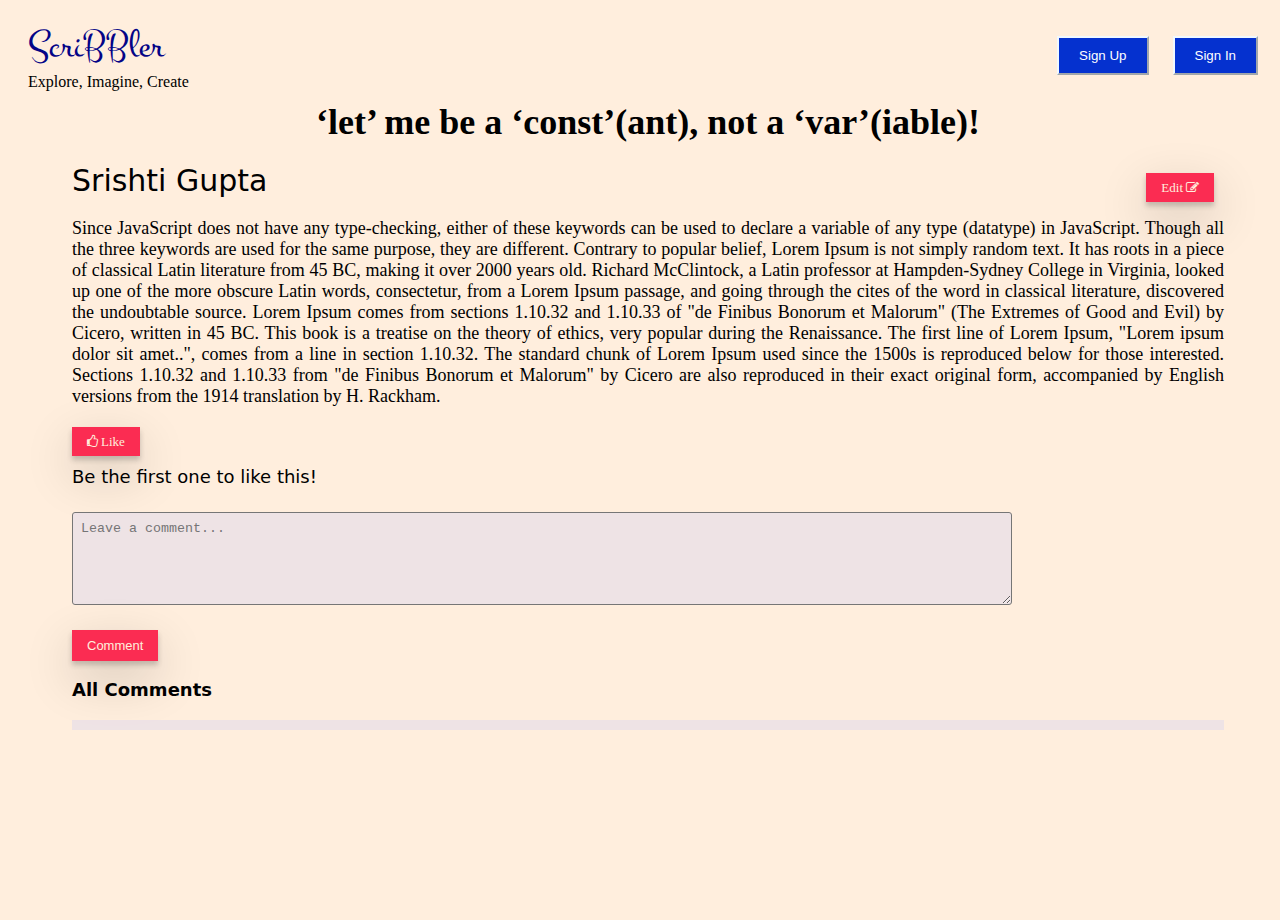
<file: html/post.html>
<!DOCTYPE html>
<html lang="en">
<head>
    <meta charset="UTF-8">
    <meta name="viewport" content="width=device-width, initial-scale=1.0">
    <link href="https://fonts.googleapis.com/css?family=Montez&display=swap" rel="stylesheet">
    <link rel="preconnect" href="https://fonts.gstatic.com" crossorigin>
    <link href="https://fonts.googleapis.com/css2?family=Roboto:ital,wght@0,100;0,300;0,400;0,500;0,700;0,900;1,100;1,300;1,400;1,500;1,700;1,900&display=swap" rel="stylesheet">
    <link href="../styles/common.css" rel="stylesheet">
    <link href="../styles/post.css" rel="stylesheet">
    <link href="https://fonts.googleapis.com/icon?family=Material+Icons" rel="stylesheet">
    <link rel="stylesheet" href="https://cdnjs.cloudflare.com/ajax/libs/font-awesome/4.7.0/css/font-awesome.min.css">
    <link rel="stylesheet" href="https://cdnjs.cloudflare.com/ajax/libs/font-awesome/4.7.0/css/font-awesome.min.css">
    <link rel="stylesheet" href="https://cdnjs.cloudflare.com/ajax/libs/font-awesome/4.7.0/css/font-awesome.min.css">
    
</head>
<body>
    <!-- Header -->
    <nav>
        <div class="model-1">
            <a id="heading" href="../index.html" style="text-decoration:none" >ScriBBler</a>
            <p id="sub-heading" >Explore, Imagine, Create</p>
        </div>
        <div class="model-2">
            <button id="sign-up-btn" class="sign-up-btn" onclick="openPop()">Sign Up</button>
            <button id="sign-in-btn" class="sign-in-btn">Sign In</button>
        </div>
    </nav>

    <div class="container" >
        <!-- title -->
        <div id="editable-cont" class="editable">
            <div id="edit-title" class="title">
                <p>‘let’ me be a ‘const’(ant), not a ‘var’(iable)!</p>
            </div>
            <div class="authorName" contenteditable="false">
                <p>Srishti Gupta</p>
                <span>
                    <!-- edit button -->
                    <button id="editBtn" class="fa">Edit &#xf044;</button>
                </span>
            </div>
            <div id="editable-para" class="postContent" >
                <p>Since JavaScript does not have any type-checking, either of these keywords can be used to declare a variable of any type (datatype) in JavaScript. Though all the three keywords are used for the same purpose, they are different.
                    Contrary to popular belief, Lorem Ipsum is not simply random text. It has roots in a piece of classical Latin literature from 45 BC, making it over 2000 years old. Richard McClintock, a Latin professor at Hampden-Sydney College in Virginia, looked up one of the more obscure Latin words, consectetur, from a Lorem Ipsum passage, and going through the cites of the word in classical literature, discovered the undoubtable source. Lorem Ipsum comes from sections 1.10.32 and 1.10.33 of "de Finibus Bonorum et Malorum" (The Extremes of Good and Evil) by Cicero, written in 45 BC. This book is a treatise on the theory of ethics, very popular during the Renaissance. The first line of Lorem Ipsum, "Lorem ipsum dolor sit amet..", comes from a line in section 1.10.32.
                    The standard chunk of Lorem Ipsum used since the 1500s is reproduced below for those interested. Sections 1.10.32 and 1.10.33 from "de Finibus Bonorum et Malorum" by Cicero are also reproduced in their exact original form, accompanied by English versions from the 1914 translation by H. Rackham.
                </p>
            </div>
        </div>

        <div class="likebtn">
            <i id="LikeBtn" class="fa like-btn" >&#xf087; Like</i>
            <p id="likeText" class="like-text">Be the first one to like this!</p>
        </div>
        <div class="comment-box">
            <textarea name="comment" id="cmt"  rows="5" placeholder="Leave a comment..."></textarea>
        </div>
        <span>
            <button id="comment-btn" class="comment-btn">Comment</button>
        </span>
        <div class="comments">
            <p class="text-msg">All Comments</p>
            <div id="allComments" class="all-comments">
                <!-- <p>Great post!</p>
                <p>Great post!</p>
                <p>Great post!</p> -->
            </div>
        </div>
        
        <script src="../scripts/post.js"></script>
    
        
    </div>
</body>
</html>
</file>
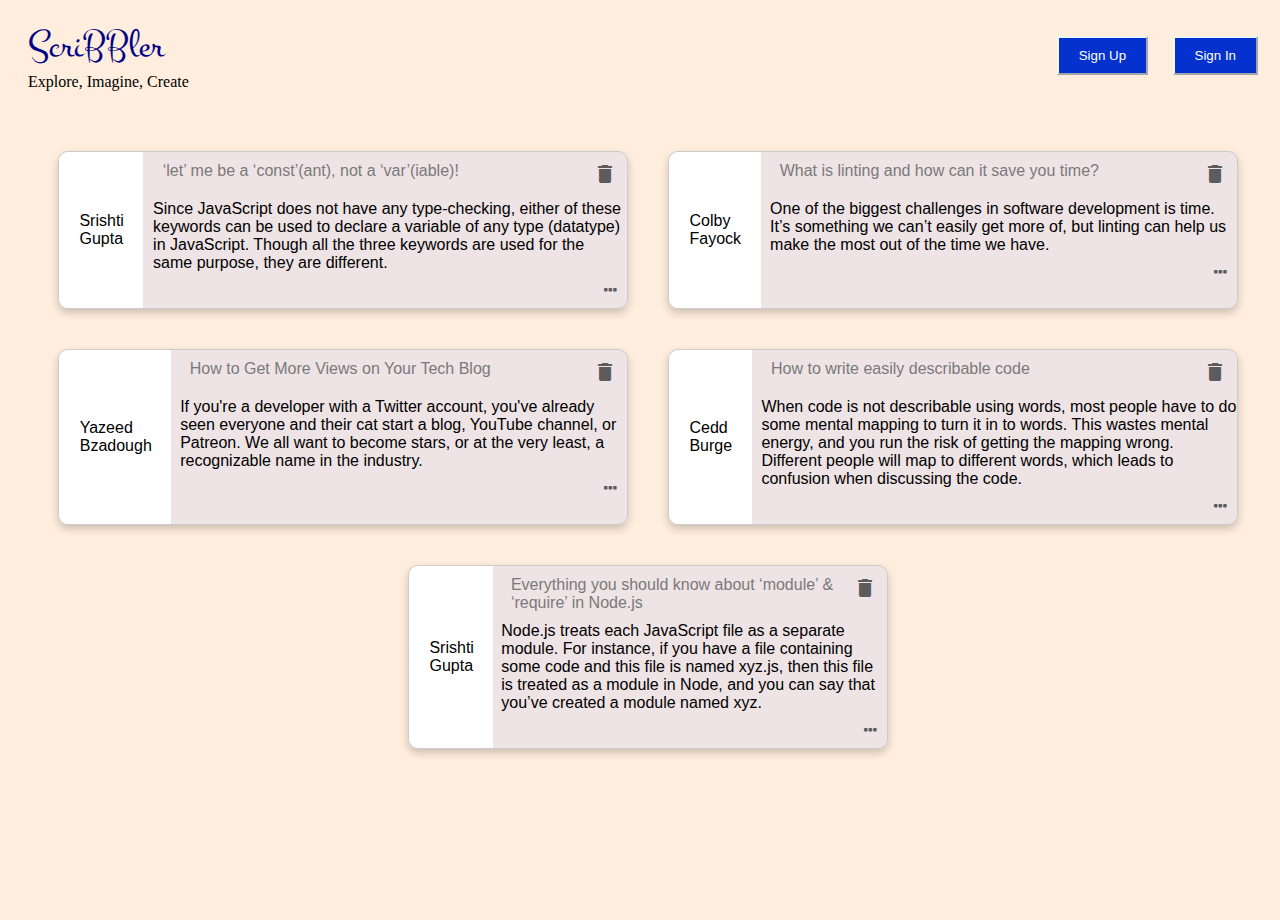
<file: html/postslist.html>
<!DOCTYPE html>
<html>

<head>
    <link href="https://fonts.googleapis.com/css?family=Montez&display=swap" rel="stylesheet">
    <link rel="preconnect" href="https://fonts.gstatic.com" crossorigin>
    <link href="https://fonts.googleapis.com/css2?family=Roboto:ital,wght@0,100;0,300;0,400;0,500;0,700;0,900;1,100;1,300;1,400;1,500;1,700;1,900&display=swap" rel="stylesheet">
    <link href="../styles/common.css" rel="stylesheet">
    <link href="../styles/postslist.css" rel="stylesheet">
    <link href="https://fonts.googleapis.com/icon?family=Material+Icons" rel="stylesheet">
    <link rel="stylesheet" href="https://cdnjs.cloudflare.com/ajax/libs/font-awesome/4.7.0/css/font-awesome.min.css">
</head>

<body>
    <!-- Header -->
    <nav>
        <div class="model-1">
            <a id="heading" >ScriBBler</a>
            <p id="sub-heading" >Explore, Imagine, Create</p>
        </div>
        <div class="model-2">
            <button id="sign-up-btn" class="sign-up-btn" onclick="openPop()">Sign Up</button>
            <button id="sign-in-btn" class="sign-in-btn">Sign In</button>
        </div>
    </nav>
    <!-- ATTENTION: The HTML code for the list of posts has been given to you. You can feel free to add/delete/modify this code. You need to write the proper CSS and JavaScript code corresponding to this page so that the result looks like the screenshots given to you in the Project Statement. -->

    <!-- list of all posts starts here -->
    <div class="container">

        <!-- post 1 starts here -->
        <div class="card post-1">
            <div class="title">
                <p>Srishti Gupta</p>
            </div>

            <div>
                <div class="post-card-align" >
                    <p class="heading">‘let’ me be a ‘const’(ant), not a ‘var’(iable)!</p>
                    <span>
                        <!-- TODO: Include Font Awesome icon for delete icon here -->
                        <i class="material-icons" style="color:#5d5c5c">delete</i>
                    </span>
                </div>
                <p>Since JavaScript does not have any type-checking, either of these keywords can be used to declare a variable of any type (datatype) in JavaScript. Though all the three keywords are used for the same purpose, they are different.</p>
                <span>
                    <!-- TODO: Include Font Awesome icon for horizontal ellipsis icon here -->
                    <i class="fa fa-ellipsis-h" style="color:#5d5c5c" onclick="window.location.href='../html/post.html'"></i>
                </span>
            </div>
        </div>
        <!-- post 1 ends here -->

        <!-- post 2 starts here -->
        <div class="card post-2">
            <div class="title" >
                <p>Colby Fayock</p>
            </div>

            <div>
                <div class="post-card-align">
                    <p class="heading">What is linting and how can it save you time?</p>
                    <span>
                        <!-- TODO: Include Font Awesome icon for delete icon here -->
                        <i class="material-icons" style="color:#5d5c5c">delete</i>
                    </span>
                </div>
                <p>One of the biggest challenges in software development is time. It’s something we can’t easily get more of, but linting can help us make the most out of the time we have.</p>
                <span>
                    <!-- TODO: Include Font Awesome icon for horizontal ellipsis icon here -->
                    <i class="fa fa-ellipsis-h" style="color:#5d5c5c" onclick="window.location.href='../html/post.html'"></i>
                </span>
            </div>
        </div>
        <!-- post 2 ends here -->

        <!-- post 3 starts here -->
        <div class="card post-3">
            <div class="title" >
                <p>Yazeed Bzadough</p>
            </div>

            <div>
                <div class="post-card-align">
                    <p class="heading">How to Get More Views on Your Tech Blog</p>
                    <span>
                        <!-- TODO: Include Font Awesome icon for delete icon here -->
                        <i class="material-icons" style="color:#5d5c5c">delete</i>
                    </span>
                </div>
                <p>If you're a developer with a Twitter account, you've already seen everyone and their cat start a blog, YouTube channel, or Patreon. We all want to become stars, or at the very least, a recognizable name in the industry.</p>
                <span>
                    <!-- TODO: Include Font Awesome icon for horizontal ellipsis icon here -->
                    <i class="fa fa-ellipsis-h" style="color:#5d5c5c" onclick="window.location.href='../html/post.html'"></i>
                </span>
            </div>
        </div>
        <!-- post 3 ends here -->

        <!-- post 4 starts here -->
        <div class="card post-4">
            <div class="title" >
                <p>Cedd Burge</p>
            </div>

            <div>
                <div class="post-card-align">
                    <p class="heading">How to write easily describable code</p>
                    <span>
                        <!-- TODO: Include Font Awesome icon for delete icon here -->
                        <i class="material-icons" style="color:#5d5c5c">delete</i>
                    </span>
                </div>
                <p>When code is not describable using words, most people have to do some mental mapping to turn it in to words. This wastes mental energy, and you run the risk of getting the mapping wrong. Different people will map to different words, which
                    leads to confusion when discussing the code.</p>
                <span>
                    <!-- TODO: Include Font Awesome icon for horizontal ellipsis icon here -->
                    <i class="fa fa-ellipsis-h" style="color:#5d5c5c" onclick="window.location.href='../html/post.html'"></i>
                </span>
            </div>
        </div>
        <!-- post 4 ends here -->

        <!-- post 5 starts here -->
        <div class="card post-5">
            <div class="title" >
                <p>Srishti Gupta</p>
            </div>

            <div>
                <div class="post-card-align">
                    <p class="heading">Everything you should know about ‘module’ & ‘require’ in Node.js</p>
                    <span>
                        <!-- TODO: Include Font Awesome icon for delete icon here -->
                        <i class="material-icons" style="color:#5d5c5c">delete</i>
                        
                    </span>
                </div>
                <p>Node.js treats each JavaScript file as a separate module. For instance, if you have a file containing some code and this file is named xyz.js, then this file is treated as a module in Node, and you can say that you’ve created a module
                    named xyz.</p>
                <span>
                    <!-- TODO: Include Font Awesome icon for horizontal ellipsis icon here -->
                    <i class="fa fa-ellipsis-h" style="color:#5d5c5c" onclick="window.location.href='../html/post.html'"></i>
                </span>
            </div>
        </div>
        <!-- post 5 ends here -->

        <!-- TODO: Write code for delete post modal here -->

    </div>
    <!-- list of all posts ends here -->
    <script src="../scripts/postslist.js">  </script>
   <script src="../scripts/common.js"></script>
</body>

</html>
</file>
<file: styles/common.css>
nav{
    width: 100%;
    display: flex;
    align-items: center;
    justify-content: space-between;
    padding: 10px 0px;    
}

button{
    padding: 10px 20px;
    color: white;
    background-color: rgb(5, 49, 207);
    border-color: aliceblue;
    margin: 10px;
}
#heading{
    font-family: 'Montez', 'cursive';
    font-size: 40px;
    color: rgb(4, 4, 135);
}
#sub-heading{
    font-family: Ubuntu Mono;
    font-size: medium;
}
.model-1{
    margin-left: 20px;
}
.model-2{
    margin-right: 20px;
}
.popup-signup{
    visibility: hidden;
    transform: scale(0);
    width: 400px;
    background: #fff;
    border-radius: 6px;
    position: absolute;
    top: 50%;
    left: 50%;
    transform: translate(-50%, -50%);
    /* text-align: center; */
    padding: 20px 30px 30px;
    color: #333;
    font-family: 'Roboto';
}
.popup-signin{
    visibility: hidden;
    transform: scale(0);
    width: 400px;
    background: #fff;
    border-radius: 6px;
    position: absolute;
    top: 50%;
    left: 50%;
    transform: translate(-50%, -50%);
    /* text-align: center; */
    padding: 20px 30px 30px;
    color: #333;
    font-family: 'Roboto';
}
.popup-signin a{
    font-weight: bold;
}
.text-center{
    text-align: center;
}
.active{
    visibility: visible !important;
}
.popup-signup hr{
    color: rgb(128, 128, 128);
    margin-bottom: 15px;
}
.popup-signin hr{
    color: rgb(128, 128, 128);
    margin-bottom: 15px;
}
.popup-title{
    color: rgb(128, 128, 128);
    font-size: 28px;
}
input{
    margin-top: 5px;
    margin-bottom: 10px;
    padding: 8px;
    width: 100%;
    border: none;
    border-radius: 3px;
    background-color: #ded9ee83;
}


label{
    font-size: large;
    font-weight: bold;
}
.close-signin {
    color: #aaaaaa;
    /* float: right; */
    font-size: 28px;
    font-weight: bold;
  }
  
  .close-signin:hover,
  .close-signin:focus {
    color: #000;
    text-decoration: none;
    cursor: pointer;
  }
  .close-signup {
    color: #aaaaaa;
    /* float: right; */
    font-size: 28px;
    font-weight: bold;
  }
  
  .close-signup:hover,
  .close-signup:focus {
    color: #000;
    text-decoration: none;
    cursor: pointer;
  }
  #popup-sign-up-btn{
    background-color: rgb(87, 212, 87);
    width: 100%;
    color: #fff;
    padding: 10px 20px;
    color: white;
    border-color: aliceblue;
    margin-top: 20px;
    border-radius: 6px;
    font-size: large;
    border-color: #aaaaaa;
    margin-left: 0;
  }

  #title{
    display: flex;
    align-items: center;
    justify-content: space-between;
  }
</file>
<file: styles/post.css>
*{
    margin: 0;
}

body{
    width: 100%;
    min-height: 100vh;
    background-color: #ffeedd;
    background-size: cover;
    background-position: relative;
    padding: 10px 8px;
   
}

.container{
    margin-left: 5%;
    margin-right: 5%;
    display: flex;
    flex-direction: column;
    justify-content: center;
    align-content: center;
    font-size: large;

    .title{
        text-align: center;
        font-weight: bold;
        font-size: 2em;
    }
    .authorName{
        display: flex;
        justify-content: space-between;
        p{
            font-size: 30px;
            font-family: system-ui, -apple-system, BlinkMacSystemFont, 'Segoe UI', Roboto, Oxygen, Ubuntu, Cantarell, 'Open Sans', 'Helvetica Neue', sans-serif;
        }
        .fa{
            font-size: small;
            background-color: rgb(251, 44, 82);
            padding: 8px 15px;
            color: #ffeedd;
            cursor: pointer;
            border: none;
            box-shadow: 0 4px 5px 0 rgba(44, 44, 44, 0.24),0 17px 50px 0 rgba(0,0,0,0.19);
        }
        .fa:hover{
            box-shadow: 0 8px 10px 0 rgba(44, 44, 44, 0.24),0 17px 50px 0 rgba(0,0,0,0.19);

        }
    }
    p{
        margin-bottom:20px ;
    }
    .like-btn{
        font-size: small;
        background-color: rgb(251, 44, 82);
        padding: 8px 15px;
        color: #ffeedd;
        cursor: pointer;
        border: none;
        margin-bottom: 10px;
        box-shadow: 0 4px 5px 0 rgba(44, 44, 44, 0.24),0 17px 50px 0 rgba(0,0,0,0.19);
    }
    .like-btn:hover{
        box-shadow: 0 8px 10px 0 rgba(44, 44, 44, 0.24),0 17px 50px 0 rgba(0,0,0,0.19);
    }
    .like-text{
        font-family: system-ui, -apple-system, BlinkMacSystemFont, 'Segoe UI', Roboto, Oxygen, Ubuntu, Cantarell, 'Open Sans', 'Helvetica Neue', sans-serif;
    }
    .postContent{
        text-align: justify;
        text-justify: inter-word;
    }
    textarea{
        margin-top: 5px;
        margin-bottom: 10px;
        padding: 8px;
        width: 80%;
        border-radius: 3px;
        background-color: #ded9ee83;
        height: 100%;
    }
    .comment-btn{
        float: left;
        font-size: small;
        background-color: rgb(251, 44, 82);
        padding: 8px 15px;
        color: #ffeedd;
        cursor: pointer;
        border: none;
        margin-bottom: 10px;
        margin-left:0 ;
        box-shadow: 0 4px 5px 0 rgba(44, 44, 44, 0.24),0 17px 50px 0 rgba(0,0,0,0.19);
    }
    .comment-btn:hover{
        box-shadow: 0 8px 10px 0 rgba(44, 44, 44, 0.24),0 17px 50px 0 rgba(0,0,0,0.19);
    }

    .comments{
        .text-msg{
            margin-top: 8px;
            font-weight: bold;
            font-family: system-ui, -apple-system, BlinkMacSystemFont, 'Segoe UI', Roboto, Oxygen, Ubuntu, Cantarell, 'Open Sans', 'Helvetica Neue', sans-serif;
        }

        .all-comments{
            display: flex;
            flex-direction: column;
            padding: 5px;
            
            background-color: #ded9ee83;
            p{
                margin-bottom: 10px;
                padding: 1em;
                background-color: #ffeedd;
            }
        }
    }
}
</file>
<file: styles/postslist.css>
*{
    margin: 0;
    font-family: Arial, sans-serif;
}

body{
    width: 100%;
    min-height: 100vh;
    background-color: #ffeedd;
    background-size: cover;
    background-position: relative;
    padding: 10px 8px;
}
.container{
    display: grid;
    grid-template-columns: repeat(2, 1fr);
    grid-gap: 40px;
    margin: 50px;
   
    .card{
        border: 1px solid #ccc;
        border-radius: 10px;
        overflow: hidden;
        display: flex;
        background-color: #ded9ee83;
        box-shadow: 0 4px 8px 0 rgba(0,0,0,0.2);
        transition: 0.3s;
        
    }
    .card:hover {
        box-shadow: 0 8px 16px 0 rgba(0,0,0,0.2);
    }
    .title {
        display: flex; /* Enable flexbox */
        justify-content: center; /* Center horizontally */
        align-items: center; 
        flex:1 ;
        background-color: #ffffff;
        padding: 20px;
      }
      p{
        margin-left: 2%;
      }
}
span{
    margin: 0;
}
.post-5{
    grid-column: span 2;
    margin: 0 350px;
}
/* .heading .trash-icon {
    position: absolute;
    top: 10px;
    right: 10px;
    cursor: pointer;
    color: #000000;
  } */
 
  .heading{
    color: hsl(0, 0%, 48%);
  }
  .post-card-align{
    display: flex;
    justify-content: space-between;
    margin: 10px;
    
  }
  .post{
    margin: 0 350px;
  }

.fa{
    float: right;
    margin: 10px;
    cursor: pointer;
}
.material-icons{
    cursor: pointer;
}
</file>
